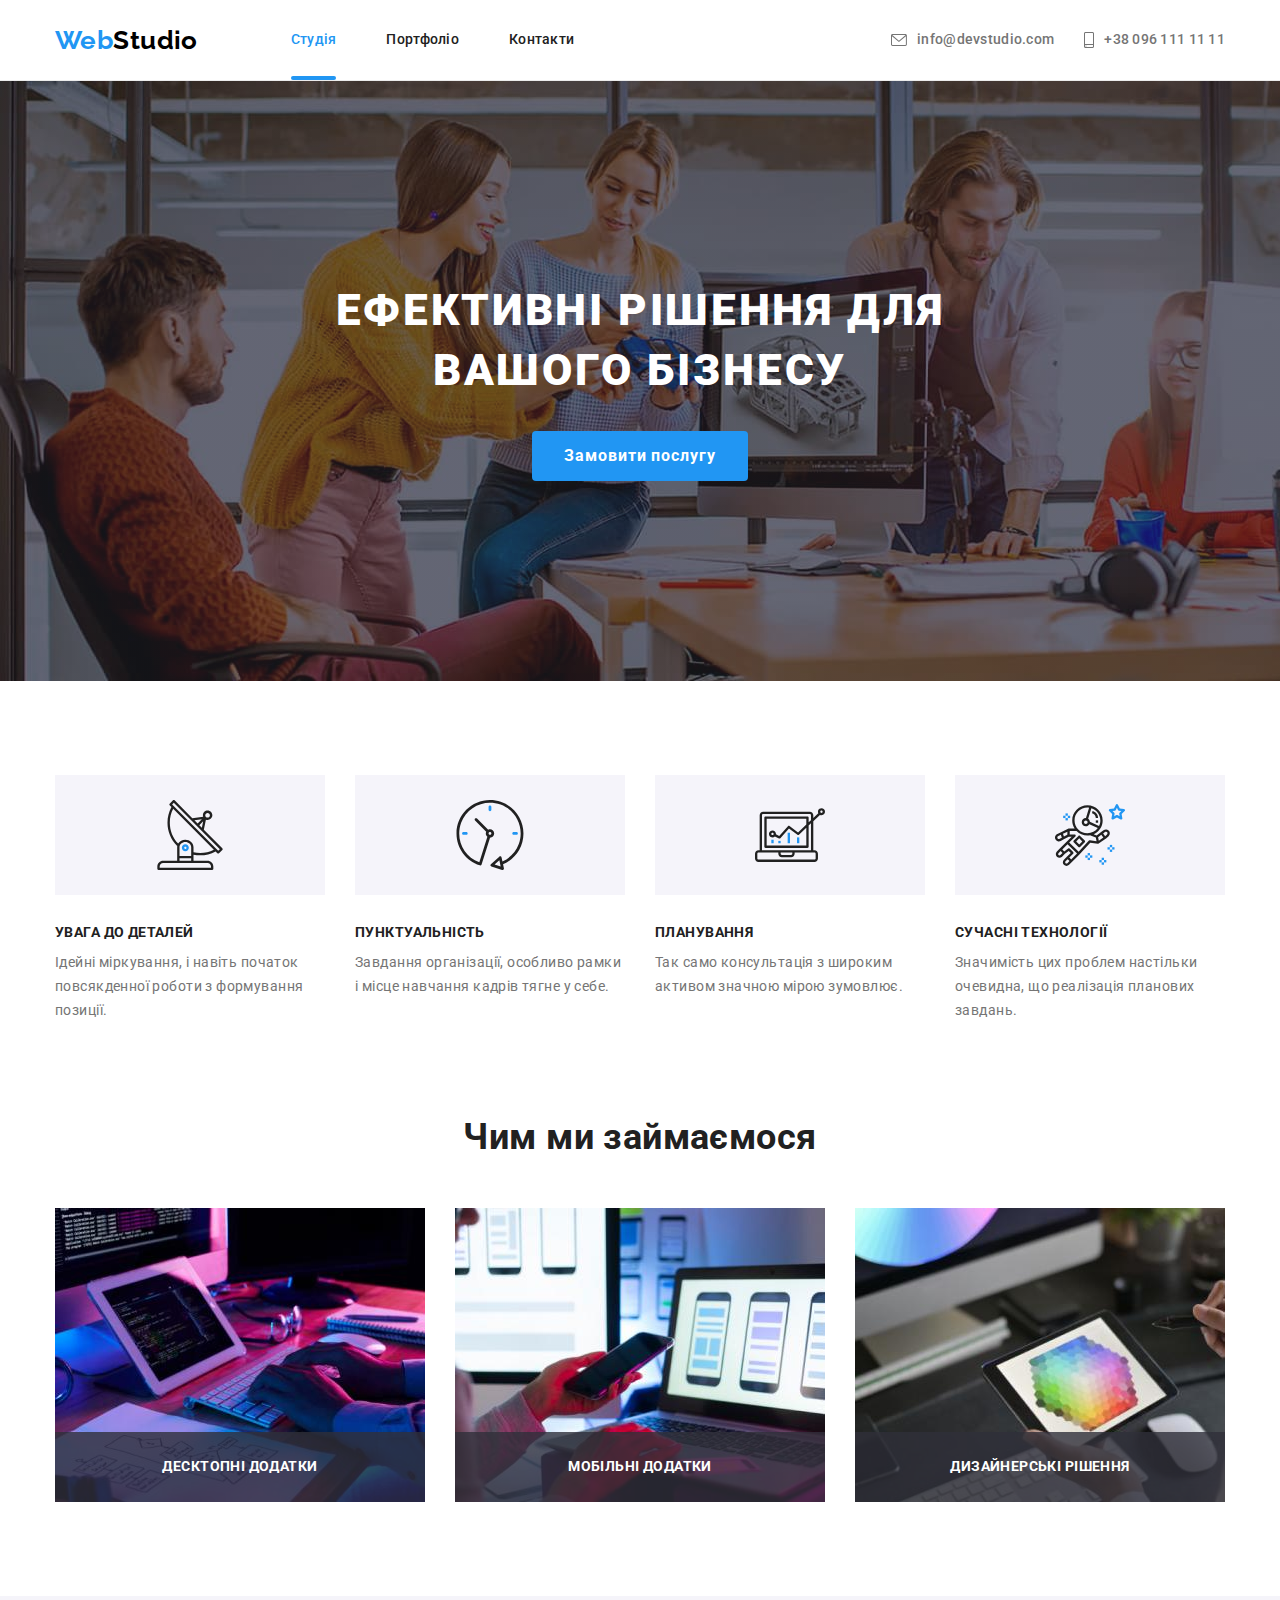
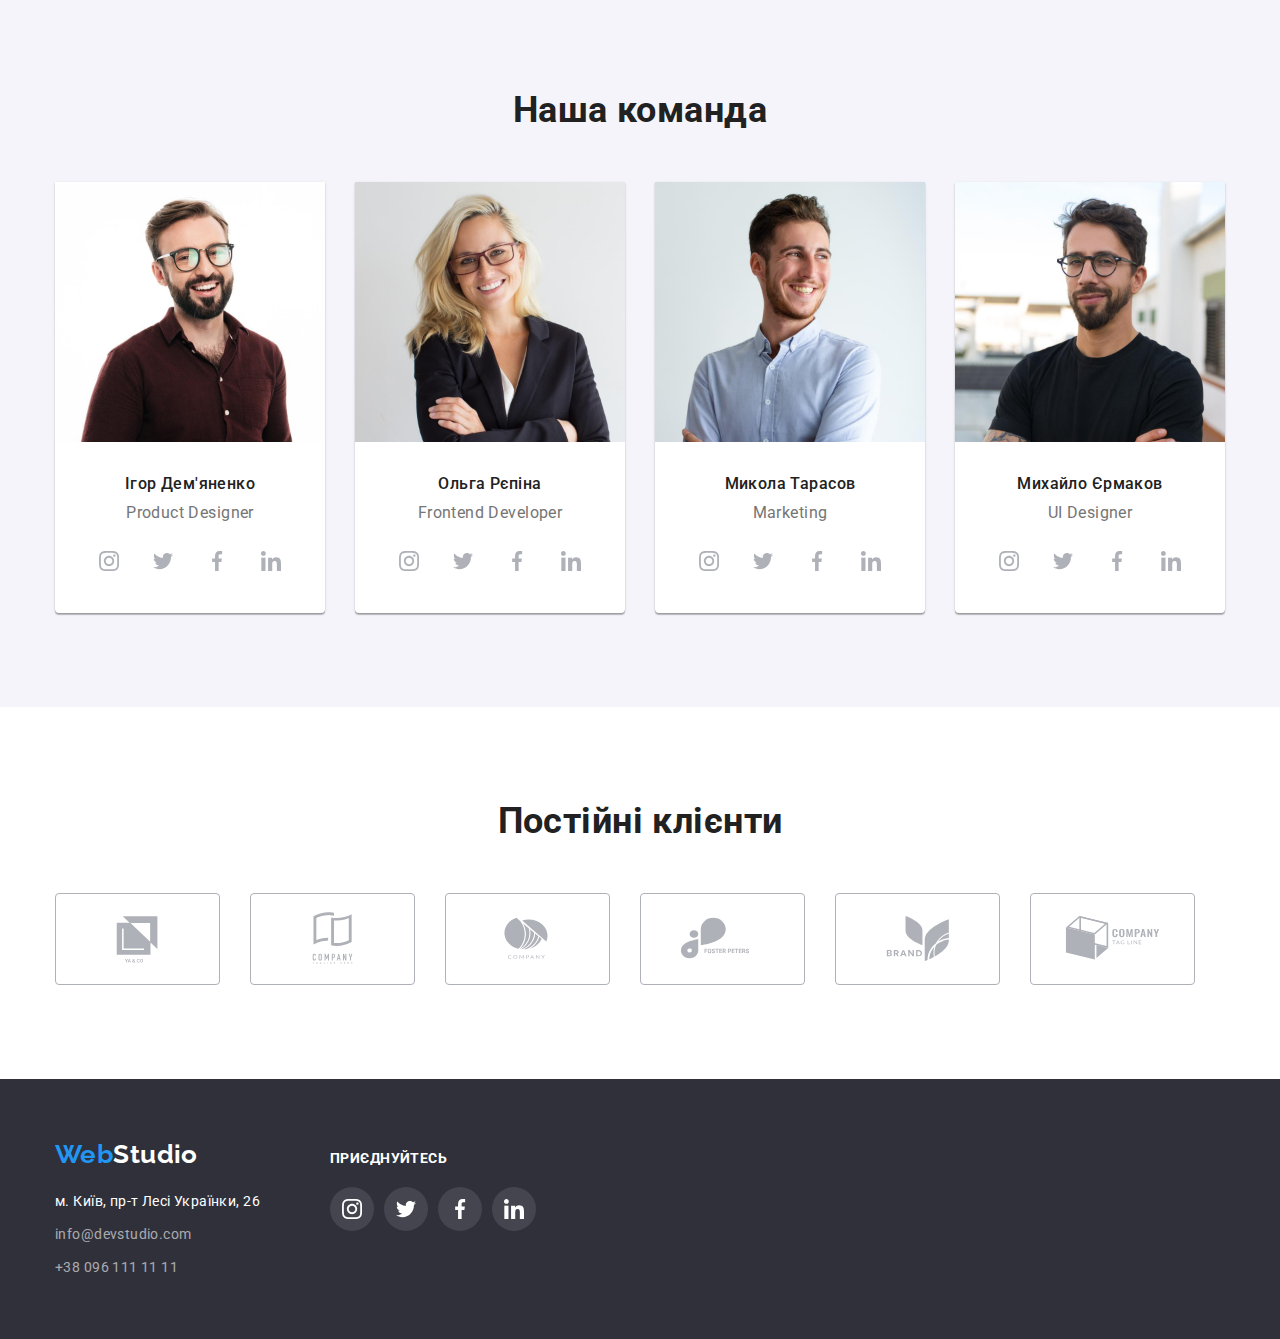
<file: index.html>
<!DOCTYPE html>
<html lang="uk">
  <head>
    <meta charset="UTF-8" />
    <meta http-equiv="X-UA-Compatible" content="IE=edge" />
    <meta name="viewport" content="width=device-width, initial-scale=1.0" />
    <title>Document</title>
    <link rel="preconnect" href="https://fonts.googleapis.com" />
    <link rel="preconnect" href="https://fonts.gstatic.com" crossorigin />
    <link
      href="https://fonts.googleapis.com/css2?family=Raleway:wght@700&family=Roboto:wght@400;500;700;900&display=swap"
      rel="stylesheet"
    />
    <link
      rel="stylesheet"
      href="https://cdnjs.cloudflare.com/ajax/libs/modern-normalize/1.1.0/modern-normalize.min.css"
      integrity="sha512-wpPYUAdjBVSE4KJnH1VR1HeZfpl1ub8YT/NKx4PuQ5NmX2tKuGu6U/JRp5y+Y8XG2tV+wKQpNHVUX03MfMFn9Q=="
      crossorigin="anonymous"
      referrerpolicy="no-referrer"
    />
    <link rel="stylesheet" href="./css/styles.css" />
  </head>

  <body>
    <!--Шапка сайту-->
    <header class="head">
      <div class="container main-nav">
        <nav class="head-nav">
          <a href="./index.html" lang="en" class="logo">
            <span class="web">Web</span>Studio
          </a>

          <ul class="site-nav list">
            <li class="item">
              <a class="link current" href="./index.html">Студія</a>
            </li>
            <li class="item">
              <a class="portfolio" href="./portfolio.html">Портфоліо</a>
            </li>
            <li class="item"><a class="contact" href="">Контакти</a></li>
          </ul>
        </nav>

        <ul class="contacts list">
          <li class="item">
            <a class="mail" href="mailto:info@devstudio.com"
              ><svg class="mail-icon" width="16" height="12">
                  <use href="./images/icons.svg#icon-mail"></use>
                </svg>info@devstudio.com</a>
          </li>
          <li class="item">
            <a class="tel" href="tel:+380961111111"><svg class="tel-icon" width="10" height="16">
                  <use href="./images/icons.svg#icon-phone"></use>
                </svg>+38 096 111 11 11</a>
          </li>
        </ul>
      </div>
    </header>
    <main>
      <!--Герой-->
      <section class="hero overlay">
        <h1 class="hero-title">
          Ефективні рішення для <br />
          вашого бізнесу
        </h1>
        <button class="hero-button" type="button" data-modal-open>Замовити послугу</button>
        <div class="backdrop is-hidden" data-modal>
          <div class="modal">
            <button class="modal-btn" data-modal-close>
            <svg class="close-modal" width="18" height="18">
              <use href="./images/icons.svg#icon-close"></use> 
            </svg> 
          </button>
        </div>
        </div>
      </section>
      <!--Особливості-->
      <section class="special">
        <div class="container">
          <h2 hidden>Особливості</h2>
          <ul class="special-list">
            <li class="item">
              <div class="special-icons">
                <svg width="70" height="70">
                  <use href="./images/icons.svg#icon-antenna"></use>
                </svg>
              </div>

              <h3 class="special-title">УВАГА ДО ДЕТАЛЕЙ</h3>
              <p class="special-text">
                Ідейні міркування, і навіть початок повсякденної роботи з
                формування позиції.
              </p>
            </li>
            <li class="item">
              <div class="special-icons">
                <svg width="70" height="70">
                  <use href="./images/icons.svg#icon-clock"></use>
                </svg>
              </div>

              <h3 class="special-title">ПУНКТУАЛЬНІСТЬ</h3>
              <p class="special-text">
                Завдання організації, особливо рамки і місце навчання кадрів
                тягне у себе.
              </p>
            </li>
            <li class="item">
              <div class="special-icons">
                <svg width="70" height="70">
                  <use href="./images/icons.svg#icon-diagram"></use>
                </svg>
              </div>
              <h3 class="special-title">ПЛАНУВАННЯ</h3>
              <p class="special-text">
                Так само консультація з широким активом значною мірою зумовлює.
              </p>
            </li>
            <li class="item">
              <div class="special-icons">
                <svg width="70" height="70">
                  <use href="./images/icons.svg#icon-astronaut"></use>
                </svg>
              </div>
              <h3 class="special-title">СУЧАСНІ ТЕХНОЛОГІЇ</h3>
              <p class="special-text">
                Значимість цих проблем настільки очевидна, що реалізація
                планових завдань.
              </p>
            </li>
          </ul>
        </div>
      </section>
      <!--Чим ми займаємося-->
      <section class="work">
        <div class="container">
          <h2 class="work-title">Чим ми займаємося</h2>
          <ul class="work-list">
            <li class="item">
              <img
                src="./images/img1.jpg"
                width="370"
                alt="Розробка десктопних додатків"
              />
              <p class="work-text">Десктопні додатки</p>
            </li>
            <li class="item">
              <img
                src="./images/img2.jpg"
                width="370"
                alt="Розробка мобільних додатків"
              />
              <p class="work-text">Мобільні додатки</p>
            </li>
            <li class="item">
              <img src="./images/img3.jpg" width="370" alt="Веб дизайн" />
              <p class="work-text">Дизайнерські рішення</p>
            </li>
          </ul>
        </div>
      </section>
      <!--Команда-->
      <section class="team">
        <div class="container">
          <h2 class="team-title">Наша команда</h2>
          <ul class="team-list">
            <li class="item">
              <img src="./images/photo1.jpg" width="270" alt="Фото Ігора" />
              <div class="item-text">
                <h3 class="team-name">Ігор Дем'яненко</h3>
                <p class="team-position" lang="en">Product Designer</p>
                <ul class="team-icons list">
                  <li class="social-item">
                    <a href="" class="social-link link">
                      <svg class="team-icon" width="20" height="20">
                        <use href="./images/icons.svg#icon-inst"></use>
                      </svg>
                    </a>
                  </li>
                  <li class="social-item">
                    <a href="" class="social-link link"
                      ><svg class="team-icon" width="20" height="20">
                        <use href="./images/icons.svg#icon-twitter"></use></svg
                    ></a>
                  </li>
                  <li class="social-item">
                    <a href="" class="social-link link"
                      ><svg class="team-icon" width="20" height="20">
                        <use href="./images/icons.svg#icon-facebook"></use></svg
                    ></a>
                  </li>
                  <li class="social-item">
                    <a href="" class="social-link link"
                      ><svg class="team-icon" width="20" height="20">
                        <use href="./images/icons.svg#icon-linkedin"></use></svg
                    ></a>
                  </li>
                </ul>
              </div>
            </li>
            <li class="item">
              <img src="./images/photo2.jpg" width="270" alt="Фото Ольги" />
              <div class="item-text">
                <h3 class="team-name">Ольга Рєпіна</h3>
                <p class="team-position" lang="en">Frontend Developer</p>
                <ul class="team-icons list">
                  <li class="social-item">
                    <a href="" class="social-link link">
                      <svg class="team-icon" width="20" height="20">
                        <use href="./images/icons.svg#icon-inst"></use>
                      </svg>
                    </a>
                  </li>
                  <li class="social-item">
                    <a href="" class="social-link link"
                      ><svg class="team-icon" width="20" height="20">
                        <use href="./images/icons.svg#icon-twitter"></use></svg
                    ></a>
                  </li>
                  <li class="social-item">
                    <a href="" class="social-link link"
                      ><svg class="team-icon" width="20" height="20">
                        <use href="./images/icons.svg#icon-facebook"></use></svg
                    ></a>
                  </li>
                  <li class="social-item">
                    <a href="" class="social-link link"
                      ><svg class="team-icon" width="20" height="20">
                        <use href="./images/icons.svg#icon-linkedin"></use></svg
                    ></a>
                  </li>
                </ul>
              </div>
            </li>
            <li class="item">
              <img src="./images/photo3.jpg" width="270" alt="Фото Миколи" />
              <div class="item-text">
                <h3 class="team-name">Микола Тарасов</h3>
                <p class="team-position" lang="en">Marketing</p>
                <ul class="team-icons list">
                  <li class="social-item">
                    <a href="" class="social-link link">
                      <svg class="team-icon" width="20" height="20">
                        <use href="./images/icons.svg#icon-inst"></use>
                      </svg>
                    </a>
                  </li>
                  <li class="social-item">
                    <a href="" class="social-link link"
                      ><svg class="team-icon" width="20" height="20">
                        <use href="./images/icons.svg#icon-twitter"></use></svg
                    ></a>
                  </li>
                  <li class="social-item">
                    <a href="" class="social-link link"
                      ><svg class="team-icon" width="20" height="20">
                        <use href="./images/icons.svg#icon-facebook"></use></svg
                    ></a>
                  </li>
                  <li class="social-item">
                    <a href="" class="social-link link"
                      ><svg class="team-icon" width="20" height="20">
                        <use href="./images/icons.svg#icon-linkedin"></use></svg
                    ></a>
                  </li>
                </ul>
              </div>
            </li>
            <li class="item">
              <img src="./images/photo4.jpg" width="270" alt="Фото Михайла" />
              <div class="item-text">
                <h3 class="team-name">Михайло Єрмаков</h3>
                <p class="team-position" lang="en">UI Designer</p>
                <ul class="team-icons list">
                  <li class="social-item">
                    <a href="" class="social-link link">
                      <svg class="team-icon" width="20" height="20">
                        <use href="./images/icons.svg#icon-inst"></use>
                      </svg>
                    </a>
                  </li>
                  <li class="social-item">
                    <a href="" class="social-link link"
                      ><svg class="team-icon" width="20" height="20">
                        <use href="./images/icons.svg#icon-twitter"></use></svg
                    ></a>
                  </li>
                  <li class="social-item">
                    <a href="" class="social-link link"
                      ><svg class="team-icon" width="20" height="20">
                        <use href="./images/icons.svg#icon-facebook"></use></svg
                    ></a>
                  </li>
                  <li class="social-item">
                    <a href="" class="social-link link"
                      ><svg class="team-icon" width="20" height="20">
                        <use href="./images/icons.svg#icon-linkedin"></use></svg
                    ></a>
                  </li>
                </ul>
              </div>
            </li>
          </ul>
        </div>
      </section>
      <section class="clients">
        <div class="container">
          <h2 class="clients-title">Постійні клієнти</h2>
          <ul class="clients-list">
            <li class="icon-list">
              <a href="" class="clients-link"
                ><svg class="clients-icon" width="106" height="60">
                  <use href="./images/icons.svg#icon-clientone"></use></svg
              ></a>
            </li>
            <li class="icon-list">
              <a href="" class="clients-link"
                ><svg class="clients-icon" width="106" height="60">
                  <use href="./images/icons.svg#icon-clienttwo"></use></svg
              ></a>
            </li>
            <li class="icon-list">
              <a href="" class="clients-link"
                ><svg class="clients-icon" width="106" height="60">
                  <use href="./images/icons.svg#icon-clientthree"></use></svg
              ></a>
            </li>
            <li class="icon-list">
              <a href="" class="clients-link"
                ><svg class="clients-icon" width="106" height="60">
                  <use href="./images/icons.svg#icon-clientfour"></use></svg
              ></a>
            </li>
            <li class="icon-list">
              <a href="" class="clients-link"
                ><svg class="clients-icon" width="106" height="60">
                  <use href="./images/icons.svg#icon-clientfive"></use></svg
              ></a>
            </li>
            <li class="icon-list">
              <a href="" class="clients-link"
                ><svg class="clients-icon" width="106" height="60">
                  <use href="./images/icons.svg#icon-clientsix"></use></svg
              ></a>
            </li>
          </ul>
        </div>
      </section>
    </main>
    <!--Футер-->
    <footer class="adress">
      <div class="container foot">
        <div class="first">
        <a href="./index.html" lang="en" class="logo"
          ><span class="web">Web</span>Studio
        </a>
          <ul class="adress-list">
            <li class="item">
              <a class="maps" href="https://goo.gl/maps/tU6oUWFSM4fqJEDF9">
                м. Київ, пр-т Лесі Українки, 26
              </a>
            </li>
            <li class="item">
              <a class="link" href="mailto:info@devstudio.com"
                >info@devstudio.com</a
              >
            </li>
            <li class="item">
              <a class="link" href="tel:+380961111111">+38 096 111 11 11</a>
            </li>
          </ul>
        </div>
        </address>
        <div class="second">
          <h3 class="adress-title">ПРИЄДНУЙТЕСЬ</h3>
          <ul class="social-icons list">
            <li class="social-item">
              <a href="" class="social-link link">
                <svg class="adress-icon" width="20" height="20">
                  <use href="./images/icons.svg#icon-inst"></use>
                </svg>
              </a>
            </li>
            <li class="social-item">
              <a href="" class="social-link link"
                ><svg class="adress-icon" width="20" height="20">
                  <use href="./images/icons.svg#icon-twitter"></use></svg
              ></a>
            </li>
            <li class="social-item">
              <a href="" class="social-link link"
                ><svg class="adress-icon" width="20" height="20">
                  <use href="./images/icons.svg#icon-facebook"></use></svg
              ></a>
            </li>
            <li class="social-item">
              <a href="" class="social-link link"
                ><svg class="adress-icon" width="20" height="20">
                  <use href="./images/icons.svg#icon-linkedin"></use></svg
              ></a>
            </li>
          </ul>
        </div>
      </div>
    </footer>
    <script src="./js/modal.js"></script>
  </body>
</html>
</file>
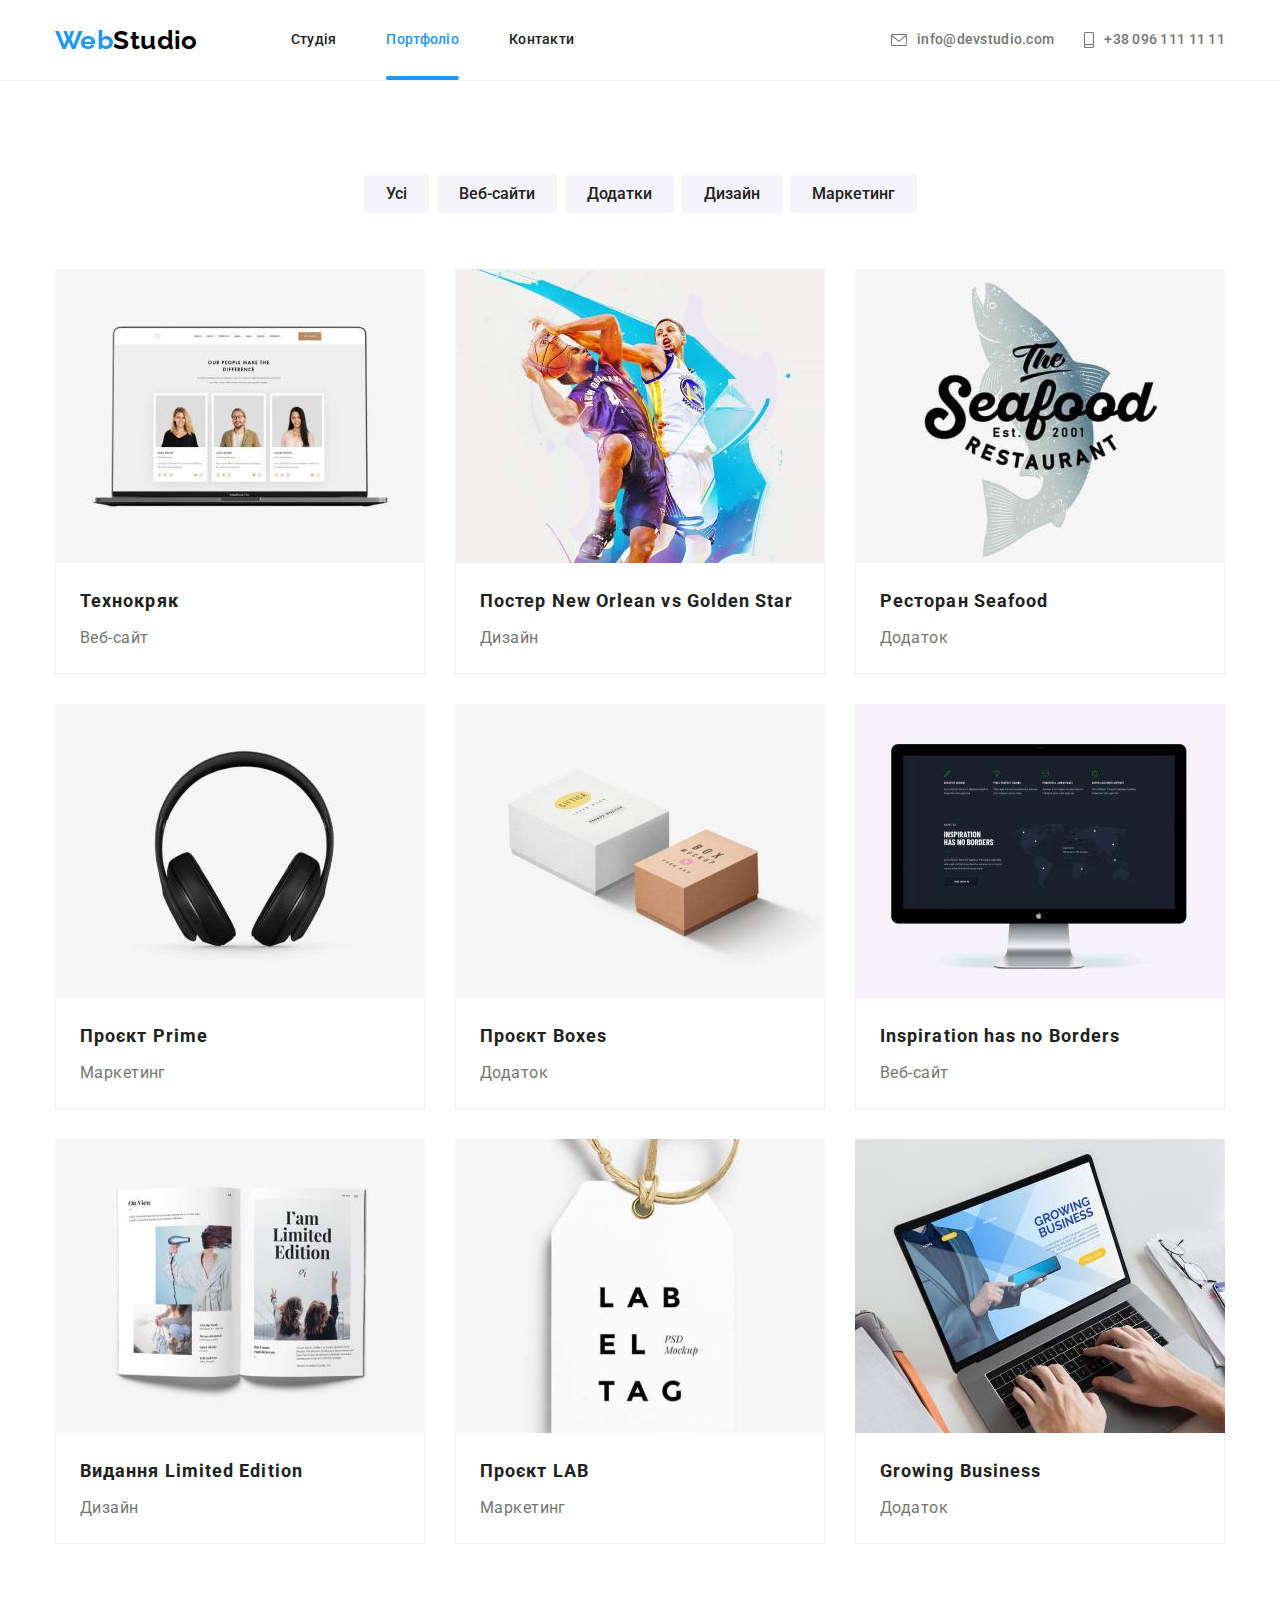
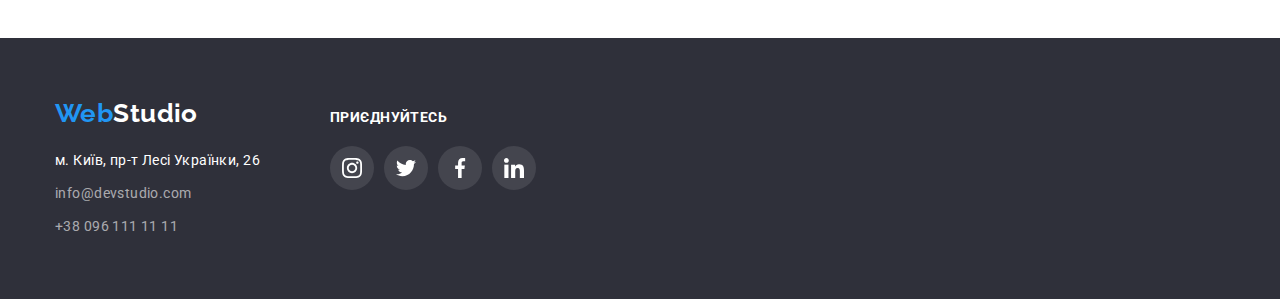
<file: portfolio.html>
<!DOCTYPE html>
<html lang="uk">
  <head>
    <meta charset="UTF-8" />
    <meta http-equiv="X-UA-Compatible" content="IE=edge" />
    <meta name="viewport" content="width=device-width, initial-scale=1.0" />
    <title>Document</title>
    <link rel="preconnect" href="https://fonts.googleapis.com" />
    <link rel="preconnect" href="https://fonts.gstatic.com" crossorigin />
    <link
      href="https://fonts.googleapis.com/css2?family=Raleway:wght@700&family=Roboto:wght@400;500;700;900&display=swap"
      rel="stylesheet"
    />
    <link
      rel="stylesheet"
      href="https://cdnjs.cloudflare.com/ajax/libs/modern-normalize/1.1.0/modern-normalize.min.css"
      integrity="sha512-wpPYUAdjBVSE4KJnH1VR1HeZfpl1ub8YT/NKx4PuQ5NmX2tKuGu6U/JRp5y+Y8XG2tV+wKQpNHVUX03MfMFn9Q=="
      crossorigin="anonymous"
      referrerpolicy="no-referrer"
    />
    <link rel="stylesheet" href="./css/styles.css" />
  </head>
  <body>
    <!--Шапка сайту-->
    <header class="head">
      <div class="container main-nav">
        <nav class="head-nav">
          <a href="./index.html" lang="en" class="logo">
            <span class="web">Web</span>Studio
          </a>

          <ul class="site-nav list">
            <li class="item">
              <a class="link" href="./index.html">Студія</a>
            </li>
            <li class="item">
              <a class="portfolio current" href="./portfolio.html">Портфоліо</a>
            </li>
            <li class="item"><a class="contact" href="">Контакти</a></li>
          </ul>
        </nav>

        <ul class="contacts list">
          <li class="item">
            <a class="mail" href="mailto:info@devstudio.com"
              ><svg class="mail-icon" width="16" height="12">
                  <use href="./images/icons.svg#icon-mail"></use>
                </svg>info@devstudio.com</a>
          </li>
          <li class="item">
            <a class="tel" href="tel:+380961111111"><svg class="tel-icon" width="10" height="16">
                  <use href="./images/icons.svg#icon-phone"></use>
                </svg>+38 096 111 11 11</a>
          </li>
        </ul>
      </div>
    </header>

    <main>
      <section class="project">
        <div class="container">
          <h1 hidden>Наші проєкти</h1>
          <ul class="filter">
            <li class="item">
              <button class="filter-button" type="button">Усі</button>
            </li>
            <li class="item">
              <button class="filter-button" type="button">Веб-сайти</button>
            </li>
            <li class="item">
              <button class="filter-button" type="button">Додатки</button>
            </li>
            <li class="item">
              <button class="filter-button" type="button">Дизайн</button>
            </li>
            <li class="item">
              <button class="filter-button" type="button">Маркетинг</button>
            </li>
          </ul>
          <ul class="examples">
            <li class="item">
              <a href="" class="exam-link">
              <div class="exam-img">    
                <img
                  src="./images/port1.jpg"
                  width="370"
                  height="294"
                  alt="Ноутбук"
                />
                <div class="exam-overlay">
                  <p class="overlay-text">Ресурс пропонує комплексні пропозиції з різним рівнем функціоналу та сервісів. Все це дозволить відвідувачу отримати вичерпні відомості про компанію чи приватну особу.</p>
                </div>
              </div>
              <div class="item-text">
                  <h2 class="project-title">Технокряк</h2>
                  <p class="project-exsample">Веб-сайт</p>
                </div>
              </a>
            </li>
            <li class="item">
              <a href="" class="exam-link">
              <div class="exam-img">    
                <img
                  src="./images/port2.jpg"
                  width="370"
                  height="294"
                  alt="Ноутбук"
                />
                <div class="exam-overlay">
                  <p class="overlay-text">Ресурс пропонує комплексні пропозиції з різним рівнем функціоналу та сервісів. Все це дозволить відвідувачу отримати вичерпні відомості про компанію чи приватну особу.</p>
                </div>
              </div>
              <div class="item-text">
                  <h2 class="project-title">Постер New Orlean vs Golden Star</h2>
                  <p class="project-exsample">Дизайн</p>
                </div>
              </a>
            </li>
            <li class="item">
              <a href="" class="exam-link">
              <div class="exam-img">    
                <img
                  src="./images/port3.jpg"
                  width="370"
                  height="294"
                  alt="Ноутбук"
                />
                <div class="exam-overlay">
                  <p class="overlay-text">Ресурс пропонує комплексні пропозиції з різним рівнем функціоналу та сервісів. Все це дозволить відвідувачу отримати вичерпні відомості про компанію чи приватну особу.</p>
                </div>
              </div>
              <div class="item-text">
                  <h2 class="project-title">Ресторан Seafood</h2>
                  <p class="project-exsample">Додаток</p>
                </div>
              </a>
            </li>
            <li class="item">
              <a href="" class="exam-link">
              <div class="exam-img">    
                <img
                  src="./images/port4.jpg"
                  width="370"
                  height="294"
                  alt="Ноутбук"
                />
                <div class="exam-overlay">
                  <p class="overlay-text">Ресурс пропонує комплексні пропозиції з різним рівнем функціоналу та сервісів. Все це дозволить відвідувачу отримати вичерпні відомості про компанію чи приватну особу.</p>
                </div>
              </div>
              <div class="item-text">
                  <h2 class="project-title">Проєкт Prime</h2>
                  <p class="project-exsample">Маркетинг</p>
                </div>
              </a>
            </li>
            <li class="item">
              <a href="" class="exam-link">
              <div class="exam-img">    
                <img
                  src="./images/port5.jpg"
                  width="370"
                  height="294"
                  alt="Ноутбук"
                />
                <div class="exam-overlay">
                  <p class="overlay-text">Ресурс пропонує комплексні пропозиції з різним рівнем функціоналу та сервісів. Все це дозволить відвідувачу отримати вичерпні відомості про компанію чи приватну особу.</p>
                </div>
              </div>
              <div class="item-text">
                  <h2 class="project-title">Проєкт Boxes</h2>
                  <p class="project-exsample">Додаток</p>
                </div>
              </a>
            </li>
            <li class="item">
             <a href="" class="exam-link">
              <div class="exam-img">    
                <img
                  src="./images/port6.jpg"
                  width="370"
                  height="294"
                  alt="Ноутбук"
                />
                <div class="exam-overlay">
                  <p class="overlay-text">Ресурс пропонує комплексні пропозиції з різним рівнем функціоналу та сервісів. Все це дозволить відвідувачу отримати вичерпні відомості про компанію чи приватну особу.</p>
                </div>
              </div>
              <div class="item-text">
                  <h2 class="project-title">Inspiration has no Borders</h2>
                  <p class="project-exsample">Веб-сайт</p>
                </div>
              </a>
            </li>
            <li class="item">
              <a href="" class="exam-link">
              <div class="exam-img">    
                <img
                  src="./images/port7.jpg"
                  width="370"
                  height="294"
                  alt="Ноутбук"
                />
                <div class="exam-overlay">
                  <p class="overlay-text">Ресурс пропонує комплексні пропозиції з різним рівнем функціоналу та сервісів. Все це дозволить відвідувачу отримати вичерпні відомості про компанію чи приватну особу.</p>
                </div>
              </div>
              <div class="item-text">
                  <h2 class="project-title">Видання Limited Edition</h2>
                  <p class="project-exsample">Дизайн</p>
                </div>
              </a>
            </li>
            <li class="item">
              <a href="" class="exam-link">
              <div class="exam-img">    
                <img
                  src="./images/port8.jpg"
                  width="370"
                  height="294"
                  alt="Ноутбук"
                />
                <div class="exam-overlay">
                  <p class="overlay-text">Ресурс пропонує комплексні пропозиції з різним рівнем функціоналу та сервісів. Все це дозволить відвідувачу отримати вичерпні відомості про компанію чи приватну особу.</p>
                </div>
              </div>
              <div class="item-text">
                  <h2 class="project-title">Проєкт LAB</h2>
                  <p class="project-exsample">Маркетинг</p>
                </div>
              </a>
            </li>
            <li class="item">
              <a href="" class="exam-link">
              <div class="exam-img">    
                <img
                  src="./images/port9.jpg"
                  width="370"
                  height="294"
                  alt="Ноутбук"
                />
                <div class="exam-overlay">
                  <p class="overlay-text">Ресурс пропонує комплексні пропозиції з різним рівнем функціоналу та сервісів. Все це дозволить відвідувачу отримати вичерпні відомості про компанію чи приватну особу.</p>
                </div>
              </div>
              <div class="item-text">
                  <h2 class="project-title">Growing Business</h2>
                  <p class="project-exsample">Додаток</p>
                </div>
              </a>
            </li>
          </ul>
        </div>
      </section>
    </main>

    <!--Футер-->
    <footer class="adress">
      <div class="container foot">
        <div class="first">
        <a href="./index.html" lang="en" class="logo"
          ><span class="web">Web</span>Studio
        </a>
          <ul class="adress-list">
            <li class="item">
              <a class="maps" href="https://goo.gl/maps/tU6oUWFSM4fqJEDF9">
                м. Київ, пр-т Лесі Українки, 26
              </a>
            </li>
            <li class="item">
              <a class="link" href="mailto:info@devstudio.com"
                >info@devstudio.com</a
              >
            </li>
            <li class="item">
              <a class="link" href="tel:+380961111111">+38 096 111 11 11</a>
            </li>
          </ul>
        </div>
        </address>
        <div class="second">
          <h3 class="adress-title">ПРИЄДНУЙТЕСЬ</h3>
          <ul class="social-icons list">
            <li class="social-item">
              <a href="" class="social-link link">
                <svg class="adress-icon" width="20" height="20">
                  <use href="./images/icons.svg#icon-inst"></use>
                </svg>
              </a>
            </li>
            <li class="social-item">
              <a href="" class="social-link link"
                ><svg class="adress-icon" width="20" height="20">
                  <use href="./images/icons.svg#icon-twitter"></use></svg
              ></a>
            </li>
            <li class="social-item">
              <a href="" class="social-link link"
                ><svg class="adress-icon" width="20" height="20">
                  <use href="./images/icons.svg#icon-facebook"></use></svg
              ></a>
            </li>
            <li class="social-item">
              <a href="" class="social-link link"
                ><svg class="adress-icon" width="20" height="20">
                  <use href="./images/icons.svg#icon-linkedin"></use></svg
              ></a>
            </li>
          </ul>
        </div>
      </div>
    </footer>
  </body>
</html>
</file>
<file: css/styles.css>
/* основний колір тексту #212121 */
/* другорядний колір тексту #757575 */
/* чорний #000000 */
/* білий #FFFFFF */
/* акцент #2196F3  */
/* колір фону основний #F5F5F5 */
/* другорядний фон #2F303A */
/* третьорядний фон #F5F4FA */

*,
::before,
::after {
    box-sizing: border-box;
}

:root {
    --title-text-color: #212121;
    --primary-text-color: #757575;
    --white: #FFFFFF;
    --black-color: #000000;
    --secondary-background-color: #F5F5F5;
    --third-background-color: #2F303A;
    --accent-color: #2196F3;
    --icon-color: #AFB1B8;

    --animation-cubic: cubic-bezier(0.4, 0, 0.2, 1);

}

body {
    margin: 0;

    background-color: var(--white);
    color: var(--title-text-color);
    font-size: 14px;
    font-family: Roboto, sans-serif;
    letter-spacing: 0.03em;  

}
a {
     text-decoration: none;
    }
    
ul {
    list-style: none; 
}

h1,
h2,
h3,
h4,
h5,
h6,
p {
    margin-top: 0;
}

/* утіліти */

.head {
    
    border-bottom: 1px solid #ececec;
}

.list {
    margin: 0;
    padding: 0;

    list-style: none;
}

.main-nav {
    display: flex;
    align-items: center;
}
.head-nav {
    display: inline-flex;
    align-items: center;
}

/* logo */
.logo {

    color: var(--black-color);
    font-family: Raleway, sans-serif;
    font-weight: 700;
    font-size: 26px;
    line-height: 1.19;
        
}

.main-nav .logo{
    margin-right: 93px;
}

.web {
    color: var(--accent-color);
}
/* site-nav */

.site-nav{
    display: flex;
}

.site-nav .item:not(:last-child) {
    margin-right: 50px;
}

.site-nav .link.current::after{
    content: '';
    position: absolute;
    
    bottom: 0;
    display: block;
    width: 100%;
    height: 4px;
    background-color: var(--accent-color);
    border-radius: 2px;

    
}

.site-nav .portfolio.current::after {
    content: '';
    position: absolute;

    bottom: 0;
    display: block;
    width: 100%;
    height: 4px;
    background-color: var(--accent-color);
    border-radius: 2px;


}

.site-nav .item{
    position: relative;
}
.site-nav a{
    color: var(--title-text-color);
    font-weight: 500;
    line-height: 1.14;
    letter-spacing: 0.02em;

    transition: color 250ms var(--animation-cubic);
}

.site-nav a:hover,
.site-nav a:focus {
    color: var(--accent-color);
}

.site-nav .link, .portfolio, .contact{
    position: relative;

    display: block;
    padding-top: 32px;
    padding-bottom: 32px;
}


.site-nav .link.current {
    color: var(--accent-color);
}
/* portfolio */
.site-nav .portfolio {
    color: var(--title-text-color);

}

.site-nav .portfolio:hover,
.site-nav .portfolio:focus {
    color: var(--accent-color);
}

.site-nav .portfolio.current {
    color: var(--accent-color);
}
/* contacts */

.contacts {
    display: flex;
    margin-left: auto;
    padding: 0;
    
    font-weight: 500;
    line-height: 1.14;
    letter-spacing: 0.02em;

    
}

.contacts .item:not(:last-child) {
    margin-right: 30px;
}

.contacts .mail {
    color: var(--primary-text-color);
    display: flex;
    align-items: center;

    transition: color 250ms var(--animation-cubic);
}


.contacts .mail-icon{
    margin-right: 10px;

    fill:var(--primary-text-color);

    transition: fill 250ms var(--animation-cubic);
}
.contacts .mail:hover .mail-icon,
.contacts .mail:focus .mail-icon{
    fill: var(--accent-color);
}

.contacts .mail:hover,
.contacts .mail:focus {
    color: var(--accent-color);
}

.contacts .tel {
    color: var(--primary-text-color);
    display: flex;
    align-items: center;

    transition: color 250ms var(--animation-cubic);
}

.contacts .tel-icon {
    margin-right: 10px;

    fill: var(--primary-text-color);

    transition: fill 250ms var(--animation-cubic);
}

.contacts .tel:hover .tel-icon,
.contacts .tel:focus .tel-icon{
    fill: var(--accent-color);
}

.contacts .tel:hover,
.contacts .tel:focus {
    color: var(--accent-color);
}

/* container */
.container {
    margin: 0 auto;
    padding-left: 15px;
    padding-right: 15px;

    width: 1200px;
}

/* hero */
.hero {

    padding-top: 200px;
    padding-bottom: 200px;

    background-color: var(--third-background-color);
    color: var(--white);

}

.hero-title {
        margin-top: 0;
        margin-bottom: 30px;
        

        font-weight: 900;
        font-size: 44px;
        line-height: 1.36;
        text-align: center;
        letter-spacing: 0.06em;   

        text-transform: uppercase;
}

.overlay {

    max-width: 1600px;
    height: 600px;
    margin-left: auto;
    margin-right: auto;

    background-color: rgba(47, 48, 58);
    background-image: linear-gradient(to right,
            rgba(47, 48, 58, 0.4),
            rgb(47, 48, 58, 0.4)),
        url(../images/hero.jpg);

}

/* особливості */
.special {
    padding-top: 94px;
    padding-bottom: 94px;
}


.special-list {
    display: flex;
    margin: 0;
    padding: 0;
    gap: 30px;
}

.special-list .item{
    flex-basis: 270px;
    
}

.special-icons{
    margin-bottom: 30px;
    width: 270px;
    height: 120px;
    
    display: flex;
    justify-content: center;
    align-items: center;

    background-color: #f5f4fa;

}

.special-title {
    margin-top: 0;
    margin-bottom: 10px;

    font-size: 14px;
    font-weight: 700;
    line-height: 1.14;

    text-transform: uppercase;
    text-align: left;
}

.special-text {
    margin: 0;
    
    color: var(--primary-text-color);
    font-weight: 400;
    line-height: 1.71;
    
}

.work {
    padding-bottom: 94px;
}

.work-title {
    margin-top: 0;
    margin-bottom: 50px;

    font-weight: 700;
    font-size: 36px;
    line-height: 1.16;
    text-align: center;
}

.work-list {
    margin: 0;
    padding: 0;
    display: flex;
}

.work-list .item img{
    margin: 0;
}
.work-list .item:not(:last-child){
margin-right: 30px;
}


.work-list .item {
    position: relative;
    height: 294px;
}


.work-text{
    position: absolute;
    bottom: 0;
    
    margin: 0;
    padding-top: 27px;
    width: 100%;
    height: 70px;

    font-weight: 700;
    line-height: 1.14;
    text-align: center;
    text-transform: uppercase;
    color: var(--white);
    background-color: rgba(47, 48, 58, 0.8);
}



/* team */
.team {
    background-color: #F5F4FA;
    padding: 94px 0;
}

.team-list{
    display: flex;
    margin: 0;
    padding: 0;
}
.team-list .item{
    background-color: #ffffff;
    box-shadow: 0px 1px 3px rgba(0, 0, 0, 0.12), 0px 1px 1px rgba(0, 0, 0, 0.14), 0px 2px 1px rgba(0, 0, 0, 0.2);
    border-radius: 0px 0px 4px 4px;
}

.team-list .item-text{
    padding-top: 30px;
    padding-bottom: 30px;
    

}

.team-list .item:not(:last-child){
    margin-right: 30px;
}

.team-title {
    margin-top: 0;
    margin-bottom: 50px;

    background-color: #F5F4FA;
    font-weight: 700;
    font-size: 36px;
    line-height: 1.16;
    text-align: center;
}



.team-name {
    margin-top: 0;
    margin-bottom: 10px;

    font-weight: 500;
    font-size: 16px;
    line-height: 1.18;
    text-align: center;
}

.team-position {
    margin: 0;

    color: var(--primary-text-color);
    font-weight: 400;
    font-size: 16px;
    line-height: 1.18;
    text-align: center;
}

.team .team-icons{
    display: flex;
    justify-content: center;
    margin-top: 16px;
}


.team-list .social-item{
    width: 44px;
    height: 44px;

    margin-right: 10px;
}

.team-list .social-link{
    
    height: 100%;

    
    border-radius: 50%;

    cursor: pointer;

    display: flex;
    justify-content: center;
    align-items: center;

    transition-property: background-color, color;
    transition-duration: 250ms;
    transition-timing-function: var(--animation-cubic);

}

.team-list .social-link:hover,
.team-list .social-link:focus{
    background-color: var(--accent-color);
    
}




.team-list .social-link:hover .team-icon,
.team-list .social-link:focus .team-icon{
    fill: var(--white);
}

.team-list .team-icon {

    fill: var(--icon-color);

}

.team-list .social-item:last-child{
    margin-right: 0;
}

.clients{
    padding-top: 94px;
    padding-bottom: 94px;
}


.clients-list{
    margin: 0;
    padding: 0;

    display: flex;
    align-items: center;
    justify-content: center;

}
.clients-title{
    margin-bottom: 50px;


    font-size: 36px; 
    line-height: 1.16;
    text-align: center;
}


.clients-list .icon-list{
    margin-right: 30px;
    width: 170px;
    height: 92px;

    

}

.clients-list .list:last-child{
    margin-right: 0;
}

.clients-list .clients-link:hover,
.clients-list .clients-link:focus{
    border-color: var(--accent-color);
}

.clients-list .clients-link:hover .clients-icon,
.clients-list .clients-link:focus .clients-icon{
    fill: var(--accent-color);
}

.clients-icon{
    fill: var(--icon-color);
}

.clients-link{
    width: 100%;
    height: 100%;
    display: flex;
    
    justify-content: center;
    align-items: center;

    border: 1px solid #AFB1B8;
    border-radius: 4px;

    transition: border-color 250ms var(--animation-cubic),
    color 2500ms var(--animation-cubic);
    
}

/* footer */

.adress {
    padding-top: 60px;
    padding-bottom: 60px;

    background-color: #2F303A;
    font-weight: 400;
    line-height: 1.71;
}

.adress .logo{
    display: inline-block;
    margin-bottom: 20px;

    color: var(--white);
}

.adress-list {
    padding: 0;
    margin: 0;
}

.adress-list .item:not(:last-child){
    margin-bottom: 9px;
}

.maps {
    font-style: normal;
    color: var(--white);

    transition-property: color;
    transition-duration: 250ms;
    transition-timing-function: var(--animation-cubic);
}

.maps:hover,
.maps:focus {
    color: var(--accent-color);
}
.link {
    font-style: normal;
    color: rgba(255, 255, 255, 0.6);
    text-decoration: none;

    transition-property: color;
    transition-duration: 250ms;
    transition-timing-function: var(--animation-cubic);
}

.adress .first{
    margin-right: 70px;
}


.link:hover,
.link:focus {
    color: var(--accent-color);
}

.foot{
    display:flex;
    align-items: baseline;
    
}

.social-icons{
    display: flex;
    
}
.adress .social-item{
    width: 44px;
    height: 44px;
    margin-right: 10px;

    
}

.adress .social-item:last-child{
    margin-right: 0;
}

.adress-title{
    margin: 0;
    margin-bottom: 20px;
    padding: 0;

    font-size: 14px;
    line-height: 1.14;
    color: var(--white);
    
}

.adress .adress-icon{
    fill: var(--white);
}

.adress .social-link:hover,
.adress .social-link:focus{
    background-color: var(--accent-color);
}

.adress .social-link{
    width: 100%;
    height: 100%;

    border-radius: 50%;
    
    cursor: pointer;
    
    display: flex;
    justify-content: center;
    align-items: center;

    background-color: rgba(255, 255, 255, 0.1);

    transition-property: background-color;
    transition-duration: 250ms;
    transition-timing-function: var(--animation-cubic);
}


.second{


    width: 206px;
    height: 80px;
}

/* project */

.project{
    padding-top: 94px;
    padding-bottom: 94px;

}

.filter {
    display: flex;
    justify-content: center;
    margin: 0;
    margin-bottom: 56px;
    padding: 0;
    
}


.filter .item:not(:last-child){
    margin-right: 8px;
}

.filter .filter-button:hover,
.filter .filter-button:focus{
    box-shadow: 0px 1px 1px rgba(0, 0, 0, 0.12),
    0px 4px 4px rgba(0, 0, 0, 0.06), 
    1px 4px 6px rgba(0, 0, 0, 0.16);
    
}

.project-title {
    margin: 0;
    margin-bottom: 4px;

    color: var(--title-text-color);
    font-weight: 700;
    font-size: 18px;
    line-height: 2;
    letter-spacing: 0.06em;
}

.project-exsample {
    margin: 0;
    color: var(--primary-text-color);
    font-size: 16px;
    line-height: 1.88;
}

.examples{
    display: flex;
    flex-wrap: wrap;
    margin: 0;
    padding: 0;
}

.examples .item{
    margin-right: 30px;
    margin-bottom: 30px;
    display: flex;
}

.examples .exam-link{

    transition: box-shadow 250ms var(--animation-cubic);
}

.examples .exam-link:hover,
.examples .exam-link:focus{
    box-shadow: 
    0px 1px 1px rgba(0, 0, 0, 0.12), 
    0px 4px 4px rgba(0, 0, 0, 0.06), 
    1px 4px 6px rgba(0, 0, 0, 0.16);
}


.examples .item-text {
    padding-top: 20px;
    padding-bottom: 20px;
    padding-left: 24px;
    padding-right: 24px;

    border-left: 1px solid #eeeeee;
    border-right: 1px solid #eeeeee;
    border-bottom: 1px solid #eeeeee;

}

.examples img {
    display: block;
}

.examples .item:nth-child(3n){
    margin-right: 0;
}

.examples .item:nth-last-child(-n + 3){
    margin-bottom: 0;
}
.exam-img{
    position: relative;
    overflow: hidden;
}


.exam-overlay{
    position: absolute;
    bottom: 0;
    
   
   
    width: 100%;
    height: 100%;
    padding: 63px 24px;

    background-color: rgba(33, 150, 243, 0.9);

    transform: translatey(100%);
    transition: transform 250ms var(--animation-cubic);
}

.exam-link:hover .exam-overlay,
.exam-link:focus .exam-overlay{
    transform: translatey(0);
    
}
    
.overlay-text{
    padding: 0;
    margin: 0;
    
    font-size: 18px;
    line-height: 1.56;
    
    
    color: #FFFFFF;
}


/* button */
.hero-button {
    padding-top: 10px;
    padding-bottom: 10px;
    padding-left: 32px;
    padding-right: 32px;
    
    margin: auto;
    
    
    font-family: inherit;
    color: var(--white-color);
    background-color: var(--accent-color);
    font-weight: 700;
    font-size: 16px;
    line-height: 1.87;
    display: flex;
    align-items: center;
    text-align: center;
    letter-spacing: 0.06em;
    cursor: pointer;

    border-radius: 4px;
    border: none;

    transition: background-color 250ms var(--animation-cubic);
}

.hero-button:hover,
.hero-button:focus {
    background-color: #188CE8;
}



.filter-button{
    padding-top: 6px;
    padding-bottom: 6px;
    padding-left: 22px;
    padding-right: 22px;
    border-radius: 4px;
    border: none;

    font-family: inherit;
    background-color: #F5F4FA;
    color: var(--title-text-color)
    font-family: 'Roboto';
    font-weight: 500;
    font-size: 16px;
    line-height: 1.6;
    text-align: center;
    cursor: pointer;

    transition: background-color 250ms var(--animation-cubic),
    box-shadow 250ms var(--animation-cubic),
    color 250ms var(--animation-cubic);
}

.filter-button:hover,
.filter-button:focus {
    background-color: var(--accent-color);
    color: var(--white);
}


/* модалка */

.backdrop{
    position: fixed;
    top: 0;
    left: 0;
    width: 100%;
    height: 100%;

    background-color: rgba(0, 0, 0, 0.5);

    transition-property: opacity visibility;
    transition-duration: 250ms;
    transition-timing-function: var(--animation-cubic);
    z-index: 3;
    
}

.backdrop.is-hidden{
    opacity: 0;
    pointer-events: none;
    visibility: hidden;
    
}
.backdrop.is-hidden .modal{
    transform: translate(-50%, -50%) scale(1.1) ;

}

.modal{
    position: absolute;
    top: 50%;
    left: 50%;

    z-index: 3;
    transform: translate(-50%, -50%) scale(1);
    transition-property: transform;
    transition-duration: 250ms;
    transition-timing-function: var(--animation-cubic);


    min-width: 528px;
    min-height: 581px;
    background-color: #fff;
    box-shadow: 0px 1px 3px rgba(0, 0, 0, 0.12), 0px 1px 1px rgba(0, 0, 0, 0.14), 0px 2px 1px rgba(0, 0, 0, 0.2);
    border-radius: 4px;

    
}



.modal-btn{
    position: absolute;
    display: flex;
    align-items: center;
    justify-content: center;

    padding: 0;
    top: 8px;
    right: 8px;
    width: 30px;
    height: 30px;
    border: 1px solid rgba(0, 0, 0, 0.1);
    border-radius: 50%;
    background-color: #fff;

}
</file>
